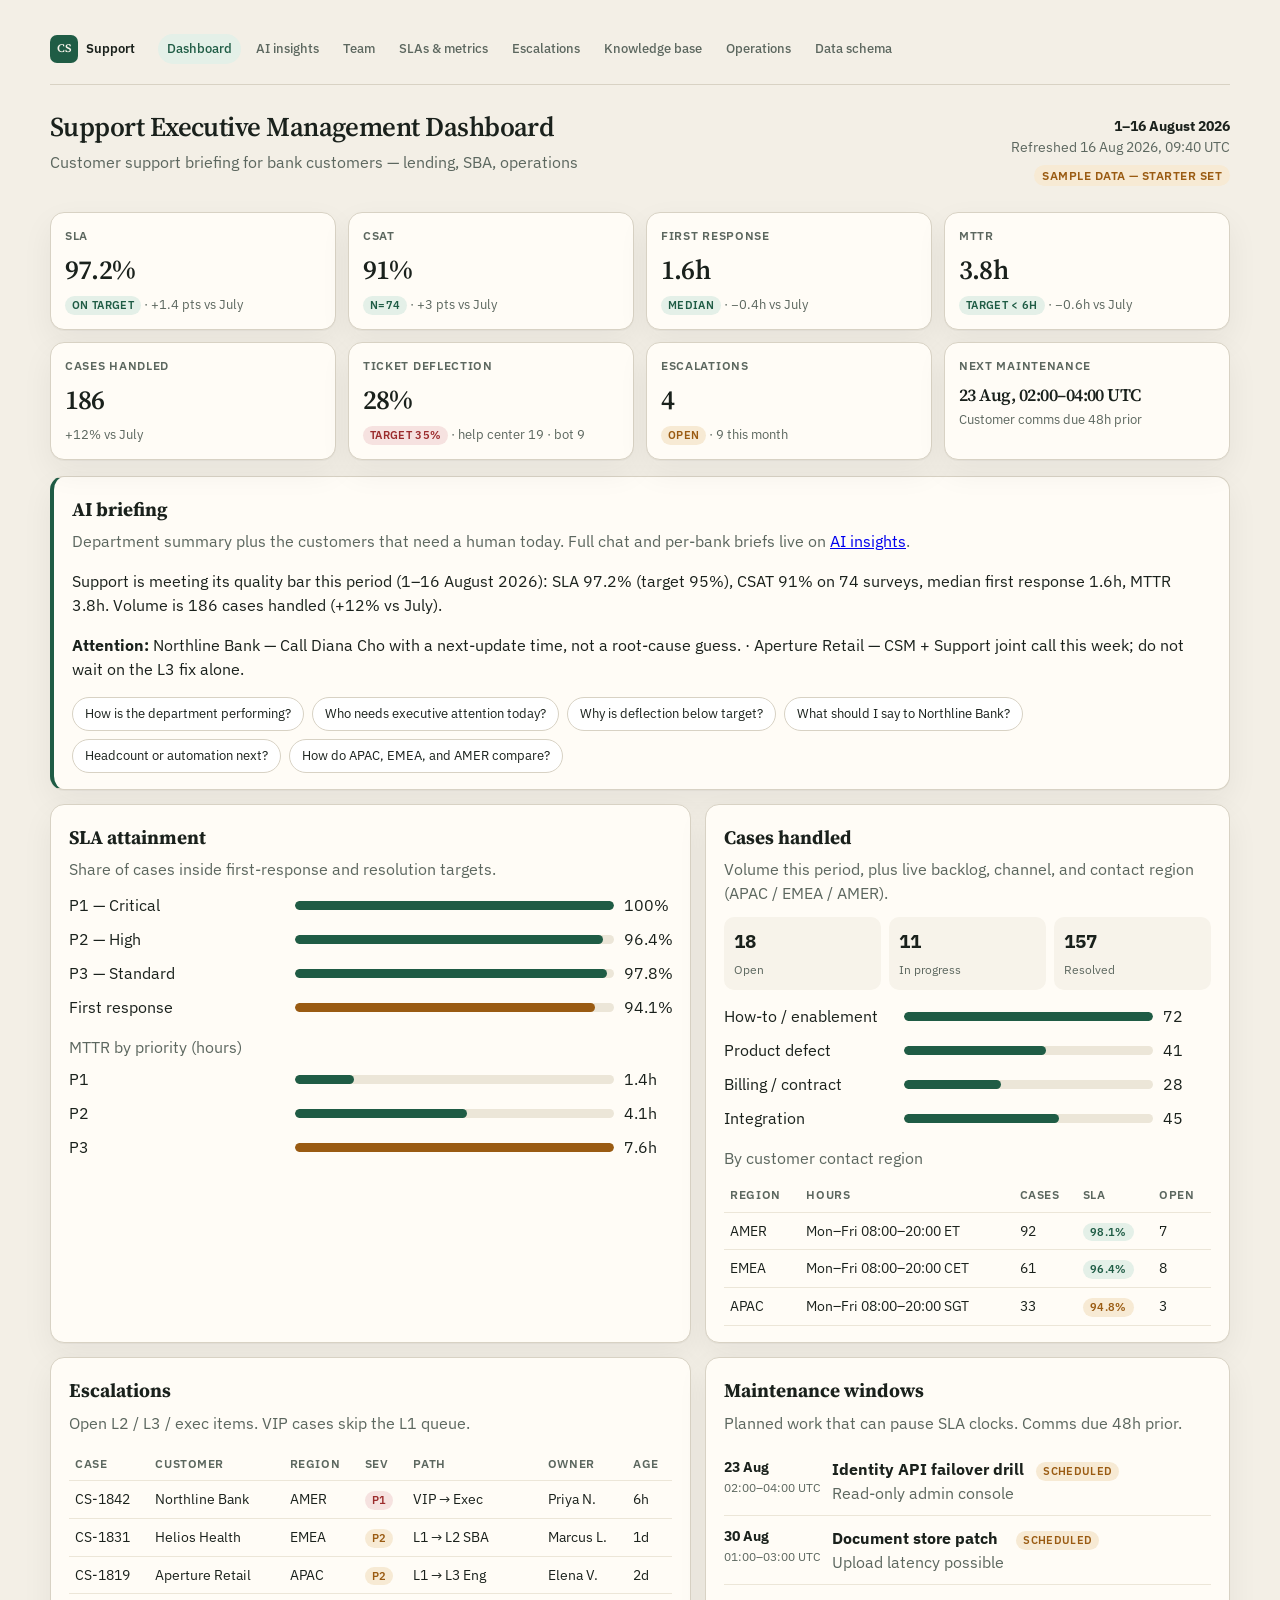
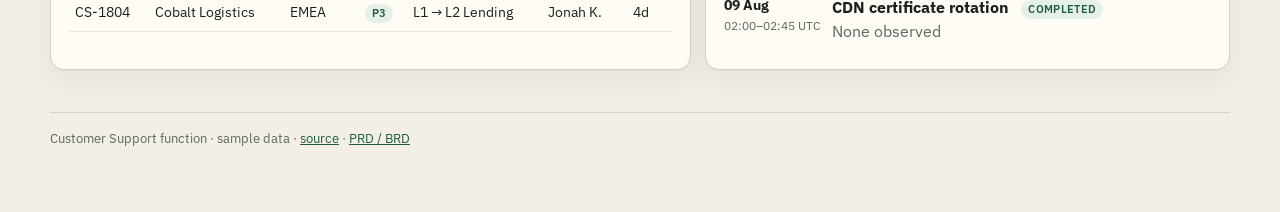
<file: index.html>
<!DOCTYPE html>
<html lang="en">
<head>
  <meta charset="UTF-8" />
  <meta name="viewport" content="width=device-width, initial-scale=1" />
  <title>Support Executive Management Dashboard</title>
  <meta name="description" content="Executive board for bank customer support: SLA, CSAT, FRT, MTTR, deflection, escalations." />
  <link rel="preconnect" href="https://fonts.googleapis.com" />
  <link rel="preconnect" href="https://fonts.gstatic.com" crossorigin />
  <link href="https://fonts.googleapis.com/css2?family=IBM+Plex+Sans:wght@400;500;600&family=Source+Serif+4:opsz,wght@8..60,500;8..60,600&display=swap" rel="stylesheet" />
  <link rel="stylesheet" href="assets/styles.css" />
</head>
<body>
  <div class="wrap">
    <header class="top">
      <div>
        <h1>Support Executive Management Dashboard</h1>
        <p class="subtitle">Customer support briefing for bank customers — lending, SBA, operations</p>
      </div>
      <div class="period">
        <strong id="periodLabel"></strong>
        <span>Refreshed <span id="asOf"></span></span><br />
        <span class="badge">Sample data — starter set</span>
      </div>
    </header>

    <section class="kpis" id="kpis"></section>
    <article class="panel briefing" id="aiStrip"></article>

    <section class="grid-2">
      <article class="panel">
        <h2>SLA attainment</h2>
        <p class="lead">Share of cases inside first-response and resolution targets.</p>
        <div id="slaRows"></div>
        <p class="lead" style="margin:16px 0 8px">MTTR by priority (hours)</p>
        <div id="mttrRows"></div>
      </article>
      <article class="panel">
        <h2>Cases handled</h2>
        <p class="lead">Volume this period, plus live backlog, channel, and contact region (APAC / EMEA / AMER).</p>
        <div class="stat-split" id="caseSplit"></div>
        <div id="caseTypes"></div>
        <p class="lead" style="margin:16px 0 8px">By customer contact region</p>
        <table>
          <thead><tr><th>Region</th><th>Hours</th><th>Cases</th><th>SLA</th><th>Open</th></tr></thead>
          <tbody id="caseRegions"></tbody>
        </table>
      </article>
    </section>

    <section class="grid-2">
      <article class="panel">
        <h2>Escalations</h2>
        <p class="lead">Open L2 / L3 / exec items. VIP cases skip the L1 queue.</p>
        <table>
          <thead>
            <tr><th>Case</th><th>Customer</th><th>Region</th><th>Sev</th><th>Path</th><th>Owner</th><th>Age</th></tr>
          </thead>
          <tbody id="escalations"></tbody>
        </table>
      </article>
      <article class="panel">
        <h2>Maintenance windows</h2>
        <p class="lead">Planned work that can pause SLA clocks. Comms due 48h prior.</p>
        <div id="windows"></div>
      </article>
    </section>
  </div>
  <script src="assets/data.js"></script>
  <script src="assets/nav.js"></script>
  <script src="assets/insights.js"></script>
  <script>
    const D = SUPPORT.metrics;
    const tone = (value, target, invert) => {
      if (invert) {
        if (value <= target) return "on";
        if (value <= target * 1.15) return "watch";
        return "off";
      }
      if (value >= target) return "on";
      if (value >= target - 2) return "watch";
      return "off";
    };
    const pill = (kind, text) => `<span class="status-pill ${kind}">${text}</span>`;

    document.getElementById("periodLabel").textContent = SUPPORT.period;
    document.getElementById("asOf").textContent = SUPPORT.asOf;

    const slaTone = tone(D.sla.attainment, D.sla.target);
    const mttrTone = tone(D.mttr.hours, D.mttr.targetHours, true);
    const csatTone = tone(D.csat.pct, D.csat.target);
    const frtTone = tone(D.frt.hours, D.frt.target, true);
    const defTone = tone(D.deflection.pct, D.deflection.target);
    const escTone = D.escalations.open >= 5 ? "off" : D.escalations.open >= 3 ? "watch" : "on";

    document.getElementById("kpis").innerHTML = `
      <article class="kpi"><div class="label">SLA</div><div class="value">${D.sla.attainment}%</div><div class="meta">${pill(slaTone, "On target")} · ${D.sla.delta}</div></article>
      <article class="kpi"><div class="label">CSAT</div><div class="value">${D.csat.pct}%</div><div class="meta">${pill(csatTone, "n=" + D.csat.n)} · ${D.csat.delta}</div></article>
      <article class="kpi"><div class="label">First response</div><div class="value">${D.frt.hours}h</div><div class="meta">${pill(frtTone, "Median")} · ${D.frt.delta}</div></article>
      <article class="kpi"><div class="label">MTTR</div><div class="value">${D.mttr.hours}h</div><div class="meta">${pill(mttrTone, "Target < " + D.mttr.targetHours + "h")} · ${D.mttr.delta}</div></article>
      <article class="kpi"><div class="label">Cases handled</div><div class="value">${D.cases.handled}</div><div class="meta">${D.cases.delta}</div></article>
      <article class="kpi"><div class="label">Ticket deflection</div><div class="value">${D.deflection.pct}%</div><div class="meta">${pill(defTone, "Target " + D.deflection.target + "%")} · ${D.deflection.delta}</div></article>
      <article class="kpi"><div class="label">Escalations</div><div class="value">${D.escalations.open}</div><div class="meta">${pill(escTone, "Open")} · ${D.escalations.month} this month</div></article>
      <article class="kpi"><div class="label">Next maintenance</div><div class="value" style="font-size:1.1rem;line-height:1.25;margin-top:10px">${D.maintenance.next}</div><div class="meta">Customer comms due 48h prior</div></article>
    `;

    document.getElementById("slaRows").innerHTML = D.sla.byPriority.map((row) => {
      const cls = row.value >= row.target ? "" : row.value >= row.target - 2 ? "warn" : "bad";
      return `<div class="row"><div>${row.name}</div><div class="bar"><span class="${cls}" style="width:${Math.min(row.value,100)}%"></span></div><div>${row.value}%</div></div>`;
    }).join("");

    const maxMttr = Math.max(...D.mttr.byPriority.map((x) => x.hours), D.mttr.targetHours);
    document.getElementById("mttrRows").innerHTML = D.mttr.byPriority.map((row) => {
      const cls = row.hours <= D.mttr.targetHours ? "" : "warn";
      return `<div class="row"><div>${row.name}</div><div class="bar"><span class="${cls}" style="width:${(row.hours/maxMttr)*100}%"></span></div><div>${row.hours}h</div></div>`;
    }).join("");

    document.getElementById("caseSplit").innerHTML = `
      <div class="stat"><b>${D.cases.open}</b><span>Open</span></div>
      <div class="stat"><b>${D.cases.inProgress}</b><span>In progress</span></div>
      <div class="stat"><b>${D.cases.resolved}</b><span>Resolved</span></div>`;

    const maxType = Math.max(...D.cases.byType.map((x) => x.value));
    document.getElementById("caseTypes").innerHTML = D.cases.byType.map((row) =>
      `<div class="row"><div>${row.name}</div><div class="bar"><span style="width:${(row.value/maxType)*100}%"></span></div><div>${row.value}</div></div>`
    ).join("");

    document.getElementById("caseRegions").innerHTML = D.cases.byRegion.map((row) => {
      const kind = row.sla >= 95 ? "on" : "watch";
      return `<tr><td>${row.name}</td><td>${row.hours}</td><td>${row.value}</td><td>${pill(kind, row.sla + "%")}</td><td>${row.open}</td></tr>`;
    }).join("");

    document.getElementById("escalations").innerHTML = D.escalations.items.map((item) => {
      const kind = item.severity === "P1" ? "off" : item.severity === "P2" ? "watch" : "on";
      return `<tr><td>${item.id}</td><td>${item.customer}</td><td>${item.region}</td><td>${pill(kind, item.severity)}</td><td>${item.path}</td><td>${item.owner}</td><td>${item.age}</td></tr>`;
    }).join("");

    document.getElementById("windows").innerHTML = D.maintenance.windows.map((w) => {
      const kind = w.status === "Completed" ? "on" : "watch";
      return `<div class="mw"><div class="when"><b>${w.date}</b>${w.time}</div><div><strong>${w.title}</strong><br /><span style="color:var(--muted)">${w.impact}</span></div><div>${pill(kind, w.status)}</div></div>`;
    }).join("");
  </script>
</body>
</html>
</file>
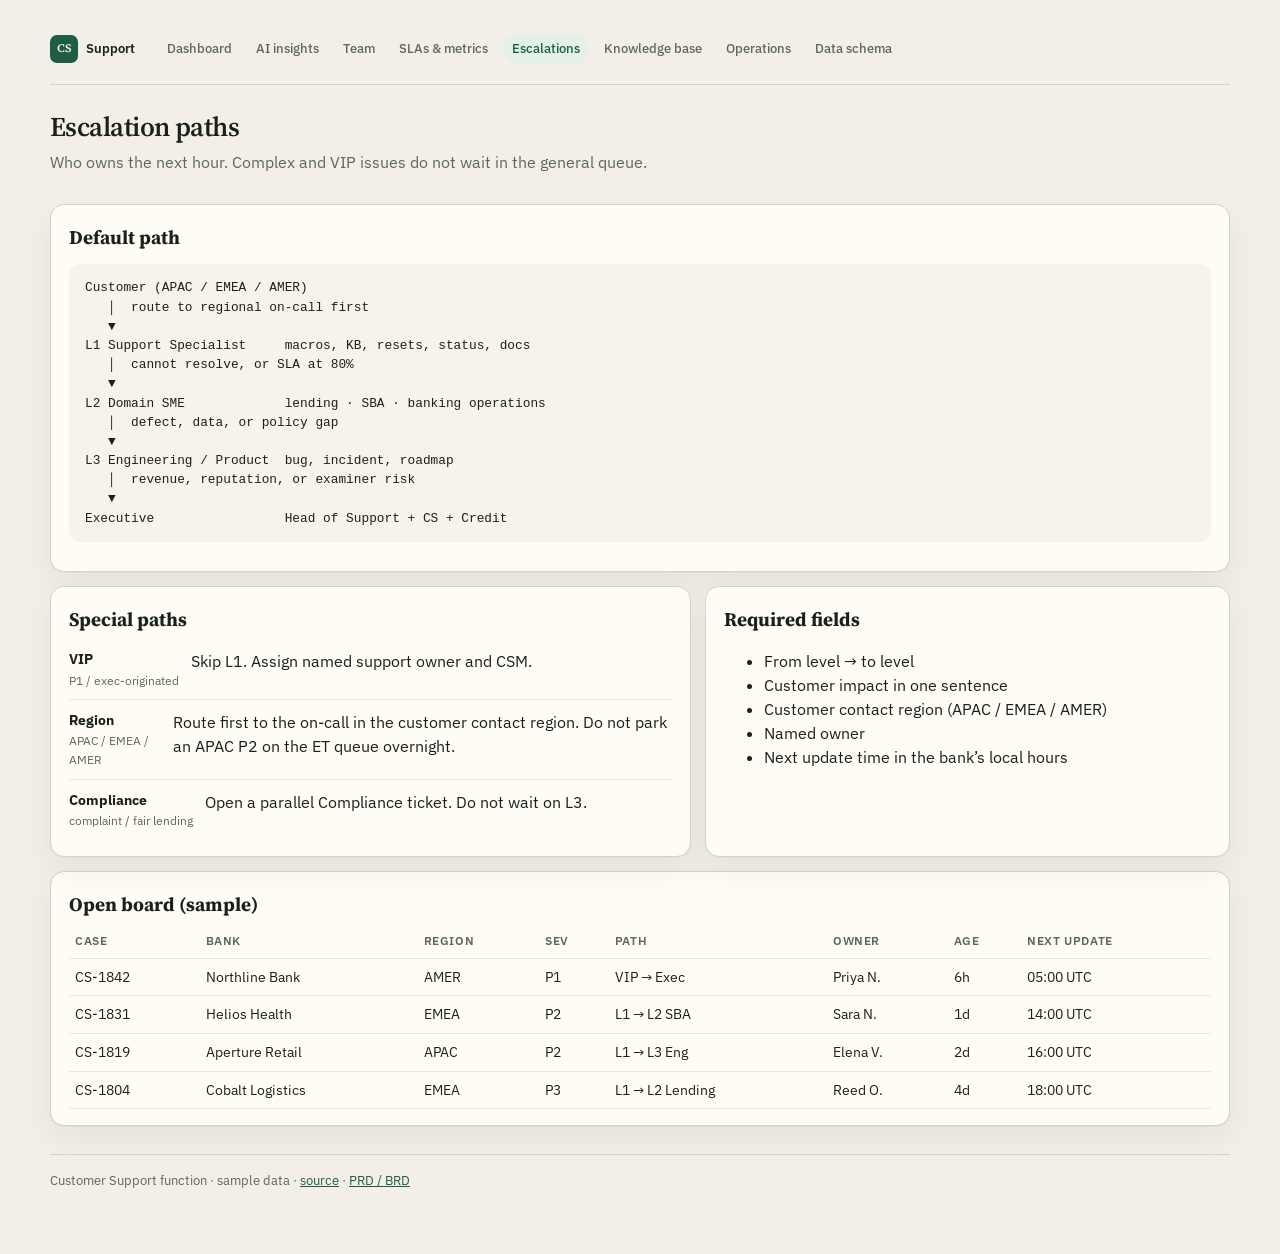
<file: escalations.html>
<!DOCTYPE html>
<html lang="en">
<head>
  <meta charset="UTF-8" />
  <meta name="viewport" content="width=device-width, initial-scale=1" />
  <title>Escalation paths</title>
  <link rel="preconnect" href="https://fonts.googleapis.com" />
  <link rel="preconnect" href="https://fonts.gstatic.com" crossorigin />
  <link href="https://fonts.googleapis.com/css2?family=IBM+Plex+Sans:wght@400;500;600&family=Source+Serif+4:opsz,wght@8..60,500;8..60,600&display=swap" rel="stylesheet" />
  <link rel="stylesheet" href="assets/styles.css" />
</head>
<body>
  <div class="wrap">
    <header class="top">
      <div>
        <h1>Escalation paths</h1>
        <p class="subtitle">Who owns the next hour. Complex and VIP issues do not wait in the general queue.</p>
      </div>
    </header>
    <article class="panel">
      <h2>Default path</h2>
      <pre class="flow">Customer (APAC / EMEA / AMER)
   │  route to regional on-call first
   ▼
L1 Support Specialist     macros, KB, resets, status, docs
   │  cannot resolve, or SLA at 80%
   ▼
L2 Domain SME             lending · SBA · banking operations
   │  defect, data, or policy gap
   ▼
L3 Engineering / Product  bug, incident, roadmap
   │  revenue, reputation, or examiner risk
   ▼
Executive                 Head of Support + CS + Credit</pre>
    </article>
    <section class="grid-2">
      <article class="panel">
        <h2>Special paths</h2>
        <div class="path-step"><div class="when"><b>VIP</b>P1 / exec-originated</div><div>Skip L1. Assign named support owner and CSM.</div></div>
        <div class="path-step"><div class="when"><b>Region</b>APAC / EMEA / AMER</div><div>Route first to the on-call in the customer contact region. Do not park an APAC P2 on the ET queue overnight.</div></div>
        <div class="path-step"><div class="when"><b>Compliance</b>complaint / fair lending</div><div>Open a parallel Compliance ticket. Do not wait on L3.</div></div>
      </article>
      <article class="panel">
        <h2>Required fields</h2>
        <ul>
          <li>From level → to level</li>
          <li>Customer impact in one sentence</li>
          <li>Customer contact region (APAC / EMEA / AMER)</li>
          <li>Named owner</li>
          <li>Next update time in the bank’s local hours</li>
        </ul>
      </article>
    </section>
    <article class="panel">
      <h2>Open board (sample)</h2>
      <table>
        <thead><tr><th>Case</th><th>Bank</th><th>Region</th><th>Sev</th><th>Path</th><th>Owner</th><th>Age</th><th>Next update</th></tr></thead>
        <tbody>
          <tr><td>CS-1842</td><td>Northline Bank</td><td>AMER</td><td>P1</td><td>VIP → Exec</td><td>Priya N.</td><td>6h</td><td>05:00 UTC</td></tr>
          <tr><td>CS-1831</td><td>Helios Health</td><td>EMEA</td><td>P2</td><td>L1 → L2 SBA</td><td>Sara N.</td><td>1d</td><td>14:00 UTC</td></tr>
          <tr><td>CS-1819</td><td>Aperture Retail</td><td>APAC</td><td>P2</td><td>L1 → L3 Eng</td><td>Elena V.</td><td>2d</td><td>16:00 UTC</td></tr>
          <tr><td>CS-1804</td><td>Cobalt Logistics</td><td>EMEA</td><td>P3</td><td>L1 → L2 Lending</td><td>Reed O.</td><td>4d</td><td>18:00 UTC</td></tr>
        </tbody>
      </table>
    </article>
  </div>
  <script src="assets/nav.js"></script>
</body>
</html>
</file>
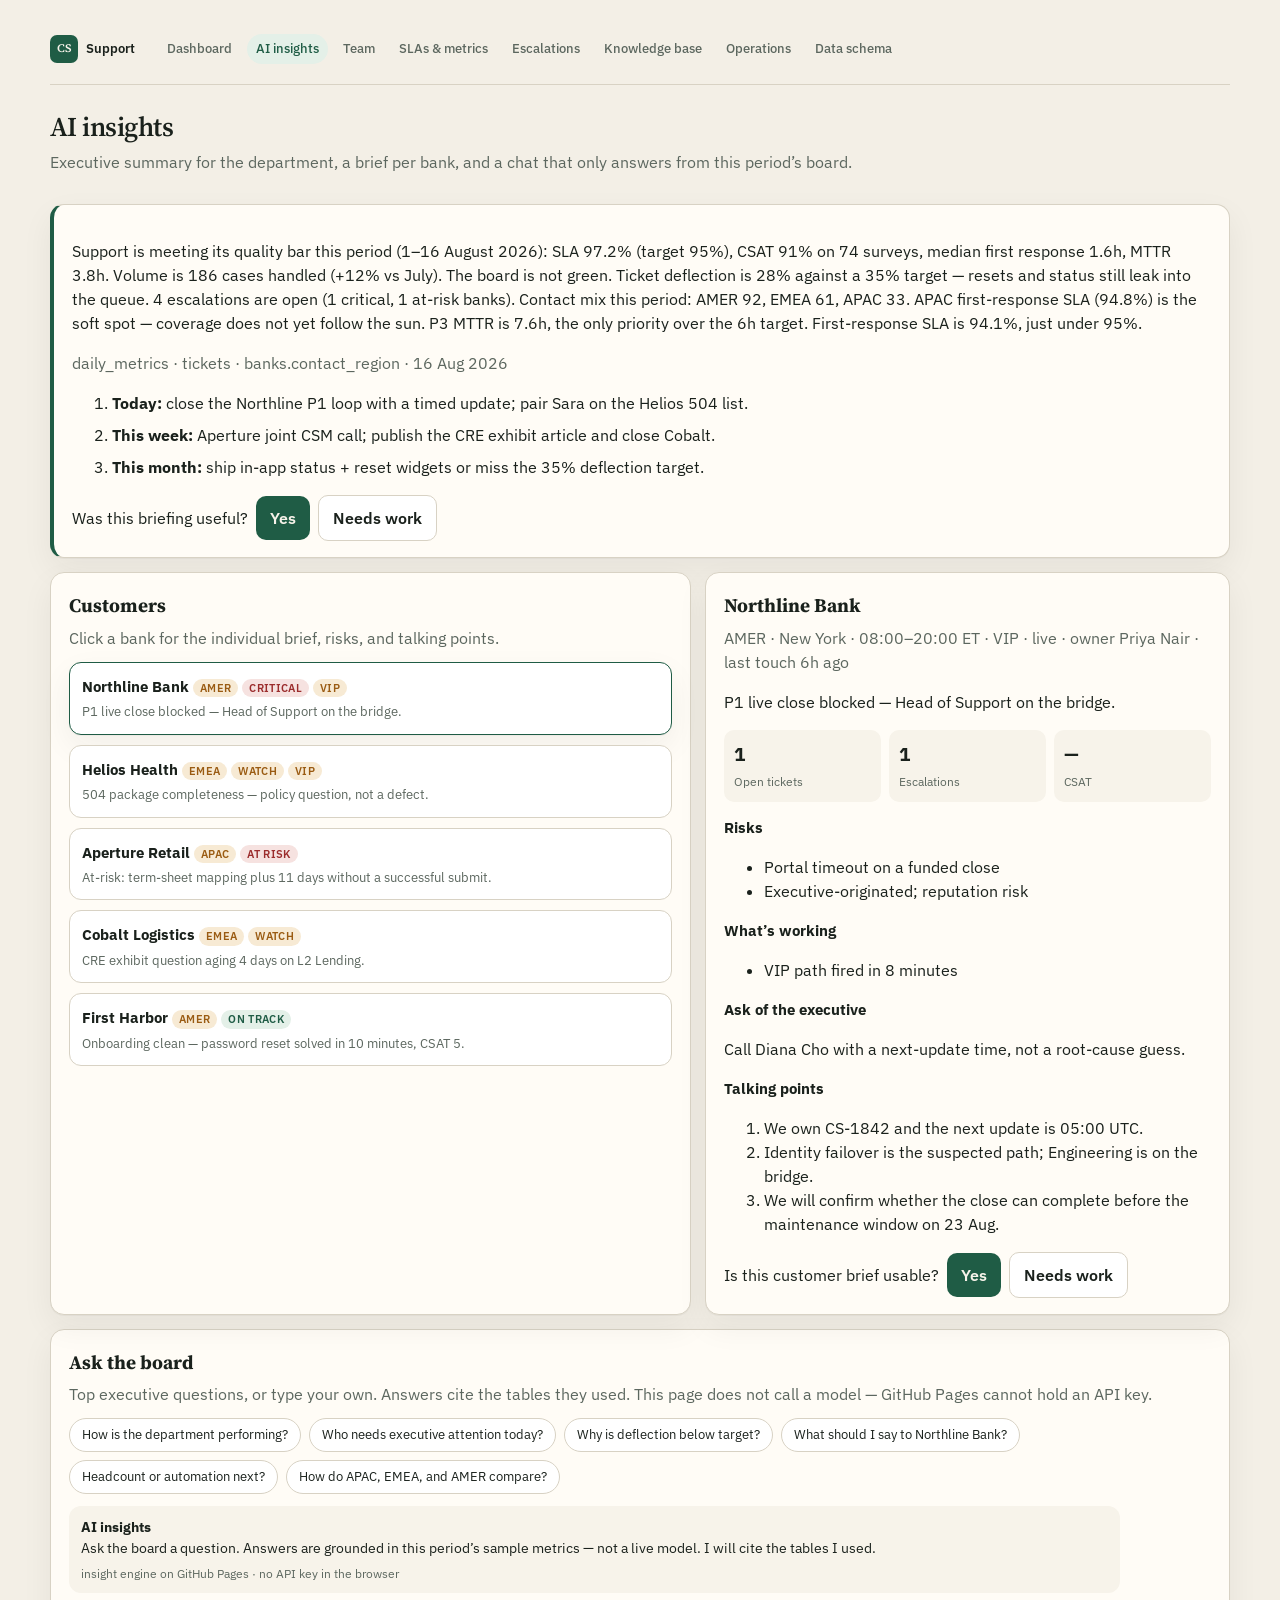
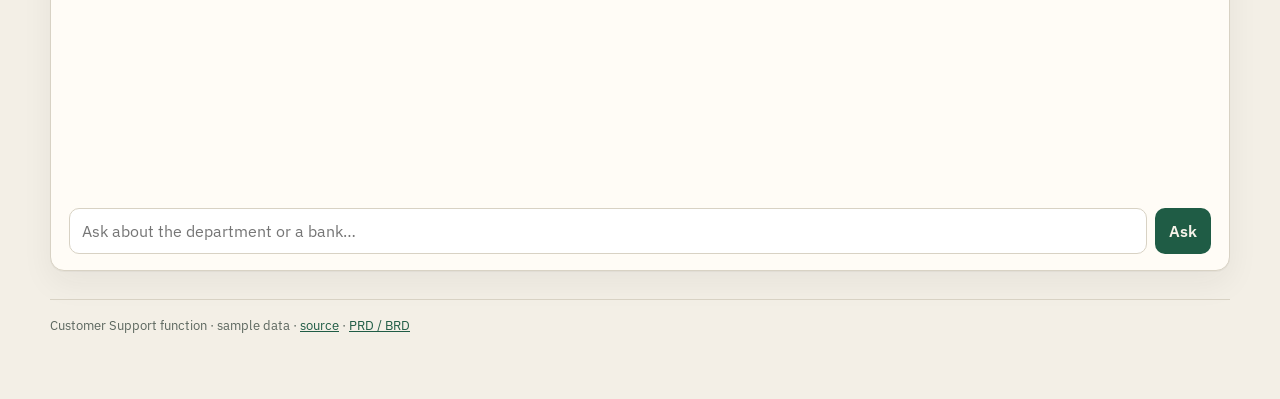
<file: insights.html>
<!DOCTYPE html>
<html lang="en">
<head>
  <meta charset="UTF-8" />
  <meta name="viewport" content="width=device-width, initial-scale=1" />
  <title>AI insights — Support / Success</title>
  <link rel="preconnect" href="https://fonts.googleapis.com" />
  <link rel="preconnect" href="https://fonts.gstatic.com" crossorigin />
  <link href="https://fonts.googleapis.com/css2?family=IBM+Plex+Sans:wght@400;500;600&family=Source+Serif+4:opsz,wght@8..60,500;8..60,600&display=swap" rel="stylesheet" />
  <link rel="stylesheet" href="assets/styles.css" />
</head>
<body>
  <div class="wrap">
    <header class="top">
      <div>
        <h1>AI insights</h1>
        <p class="subtitle">Executive summary for the department, a brief per bank, and a chat that only answers from this period’s board.</p>
      </div>
    </header>
    <article class="panel briefing" id="deptBrief"></article>
    <section class="grid-2">
      <article class="panel">
        <h2>Customers</h2>
        <p class="lead">Click a bank for the individual brief, risks, and talking points.</p>
        <div class="customer-list" id="customerList"></div>
      </article>
      <article class="panel" id="customerDetail"></article>
    </section>
    <article class="panel">
      <h2>Ask the board</h2>
      <p class="lead">Top executive questions, or type your own. Answers cite the tables they used. This page does not call a model — GitHub Pages cannot hold an API key.</p>
      <div class="chips" id="presetChips"></div>
      <div class="chat">
        <div class="chat-log" id="chatLog"></div>
        <form class="chat-form" id="chatForm">
          <input id="chatInput" type="text" placeholder="Ask about the department or a bank…" autocomplete="off" />
          <button type="submit">Ask</button>
        </form>
      </div>
    </article>
  </div>
  <script src="assets/data.js"></script>
  <script src="assets/nav.js"></script>
  <script src="assets/insights.js"></script>
</body>
</html>
</file>
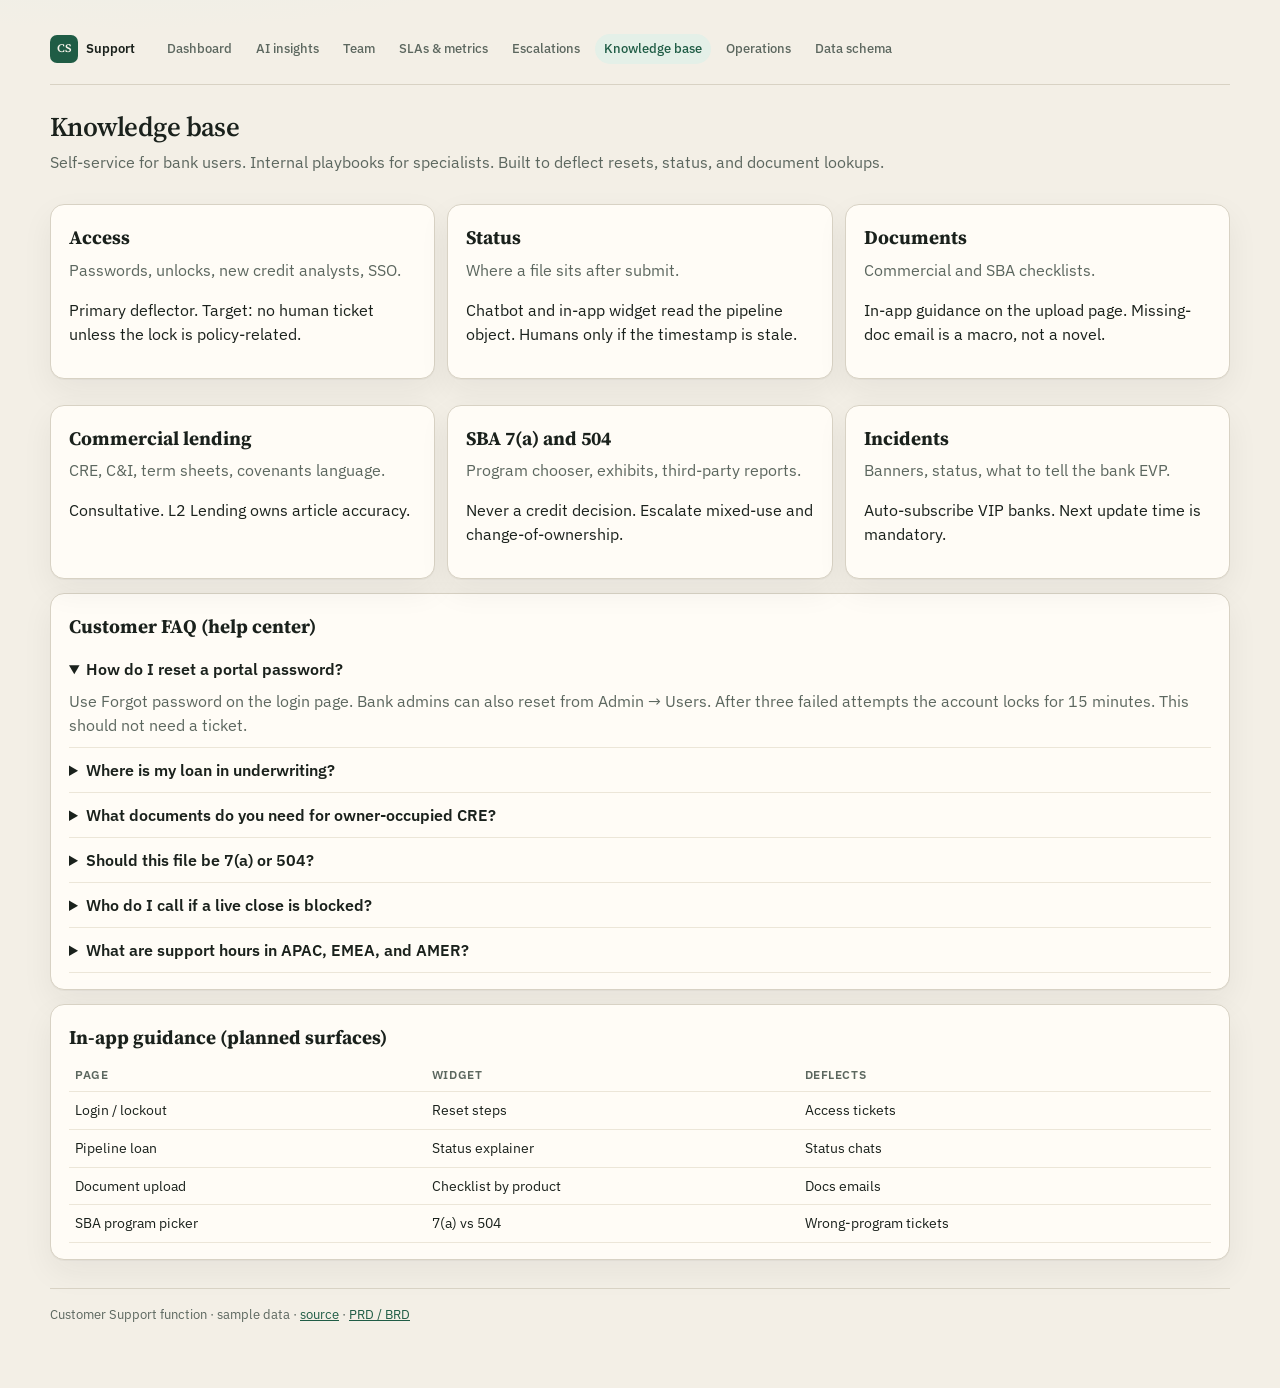
<file: knowledge.html>
<!DOCTYPE html>
<html lang="en">
<head>
  <meta charset="UTF-8" />
  <meta name="viewport" content="width=device-width, initial-scale=1" />
  <title>Knowledge base and help center</title>
  <link rel="preconnect" href="https://fonts.googleapis.com" />
  <link rel="preconnect" href="https://fonts.gstatic.com" crossorigin />
  <link href="https://fonts.googleapis.com/css2?family=IBM+Plex+Sans:wght@400;500;600&family=Source+Serif+4:opsz,wght@8..60,500;8..60,600&display=swap" rel="stylesheet" />
  <link rel="stylesheet" href="assets/styles.css" />
</head>
<body>
  <div class="wrap">
    <header class="top">
      <div>
        <h1>Knowledge base</h1>
        <p class="subtitle">Self-service for bank users. Internal playbooks for specialists. Built to deflect resets, status, and document lookups.</p>
      </div>
    </header>

    <section class="cards">
      <article class="panel"><h2>Access</h2><p class="lead">Passwords, unlocks, new credit analysts, SSO.</p><p>Primary deflector. Target: no human ticket unless the lock is policy-related.</p></article>
      <article class="panel"><h2>Status</h2><p class="lead">Where a file sits after submit.</p><p>Chatbot and in-app widget read the pipeline object. Humans only if the timestamp is stale.</p></article>
      <article class="panel"><h2>Documents</h2><p class="lead">Commercial and SBA checklists.</p><p>In-app guidance on the upload page. Missing-doc email is a macro, not a novel.</p></article>
      <article class="panel"><h2>Commercial lending</h2><p class="lead">CRE, C&amp;I, term sheets, covenants language.</p><p>Consultative. L2 Lending owns article accuracy.</p></article>
      <article class="panel"><h2>SBA 7(a) and 504</h2><p class="lead">Program chooser, exhibits, third-party reports.</p><p>Never a credit decision. Escalate mixed-use and change-of-ownership.</p></article>
      <article class="panel"><h2>Incidents</h2><p class="lead">Banners, status, what to tell the bank EVP.</p><p>Auto-subscribe VIP banks. Next update time is mandatory.</p></article>
    </section>

    <article class="panel faq">
      <h2>Customer FAQ (help center)</h2>
      <details open>
        <summary>How do I reset a portal password?</summary>
        <p>Use Forgot password on the login page. Bank admins can also reset from Admin → Users. After three failed attempts the account locks for 15 minutes. This should not need a ticket.</p>
      </details>
      <details>
        <summary>Where is my loan in underwriting?</summary>
        <p>Open Pipeline and select the loan. Status values: Draft, Submitted, In underwriting, Credit decision, Docs requested, Ready to close, Booked. The timestamp is the last human action.</p>
      </details>
      <details>
        <summary>What documents do you need for owner-occupied CRE?</summary>
        <p>Entity docs, debt schedule, two years of business tax returns, YTD financials, insurance binder, and personal PFS for guarantors. Investor CRE also needs a rent roll.</p>
      </details>
      <details>
        <summary>Should this file be 7(a) or 504?</summary>
        <p>7(a) is typically working capital, acquisition, and refinance. 504 is major fixed assets via a CDC and the bank. This is a chooser, not an approval. Ask L2 SBA if the use of proceeds is mixed or this is a change of ownership.</p>
      </details>
      <details>
        <summary>Who do I call if a live close is blocked?</summary>
        <p>Phone the P1 line for your contact region. VIP banks skip the L1 queue. You will get a named owner and a next update time within 15 minutes (10 minutes for VIP), in your local hours.</p>
      </details>
      <details>
        <summary>What are support hours in APAC, EMEA, and AMER?</summary>
        <p>AMER: Mon–Fri 08:00–20:00 ET. EMEA: Mon–Fri 08:00–20:00 CET. APAC: Mon–Fri 08:00–20:00 SGT. P1 is 24/7 and is routed to the on-call in your region first.</p>
      </details>
    </article>

    <article class="panel">
      <h2>In-app guidance (planned surfaces)</h2>
      <table>
        <thead><tr><th>Page</th><th>Widget</th><th>Deflects</th></tr></thead>
        <tbody>
          <tr><td>Login / lockout</td><td>Reset steps</td><td>Access tickets</td></tr>
          <tr><td>Pipeline loan</td><td>Status explainer</td><td>Status chats</td></tr>
          <tr><td>Document upload</td><td>Checklist by product</td><td>Docs emails</td></tr>
          <tr><td>SBA program picker</td><td>7(a) vs 504</td><td>Wrong-program tickets</td></tr>
        </tbody>
      </table>
    </article>
  </div>
  <script src="assets/nav.js"></script>
</body>
</html>
</file>
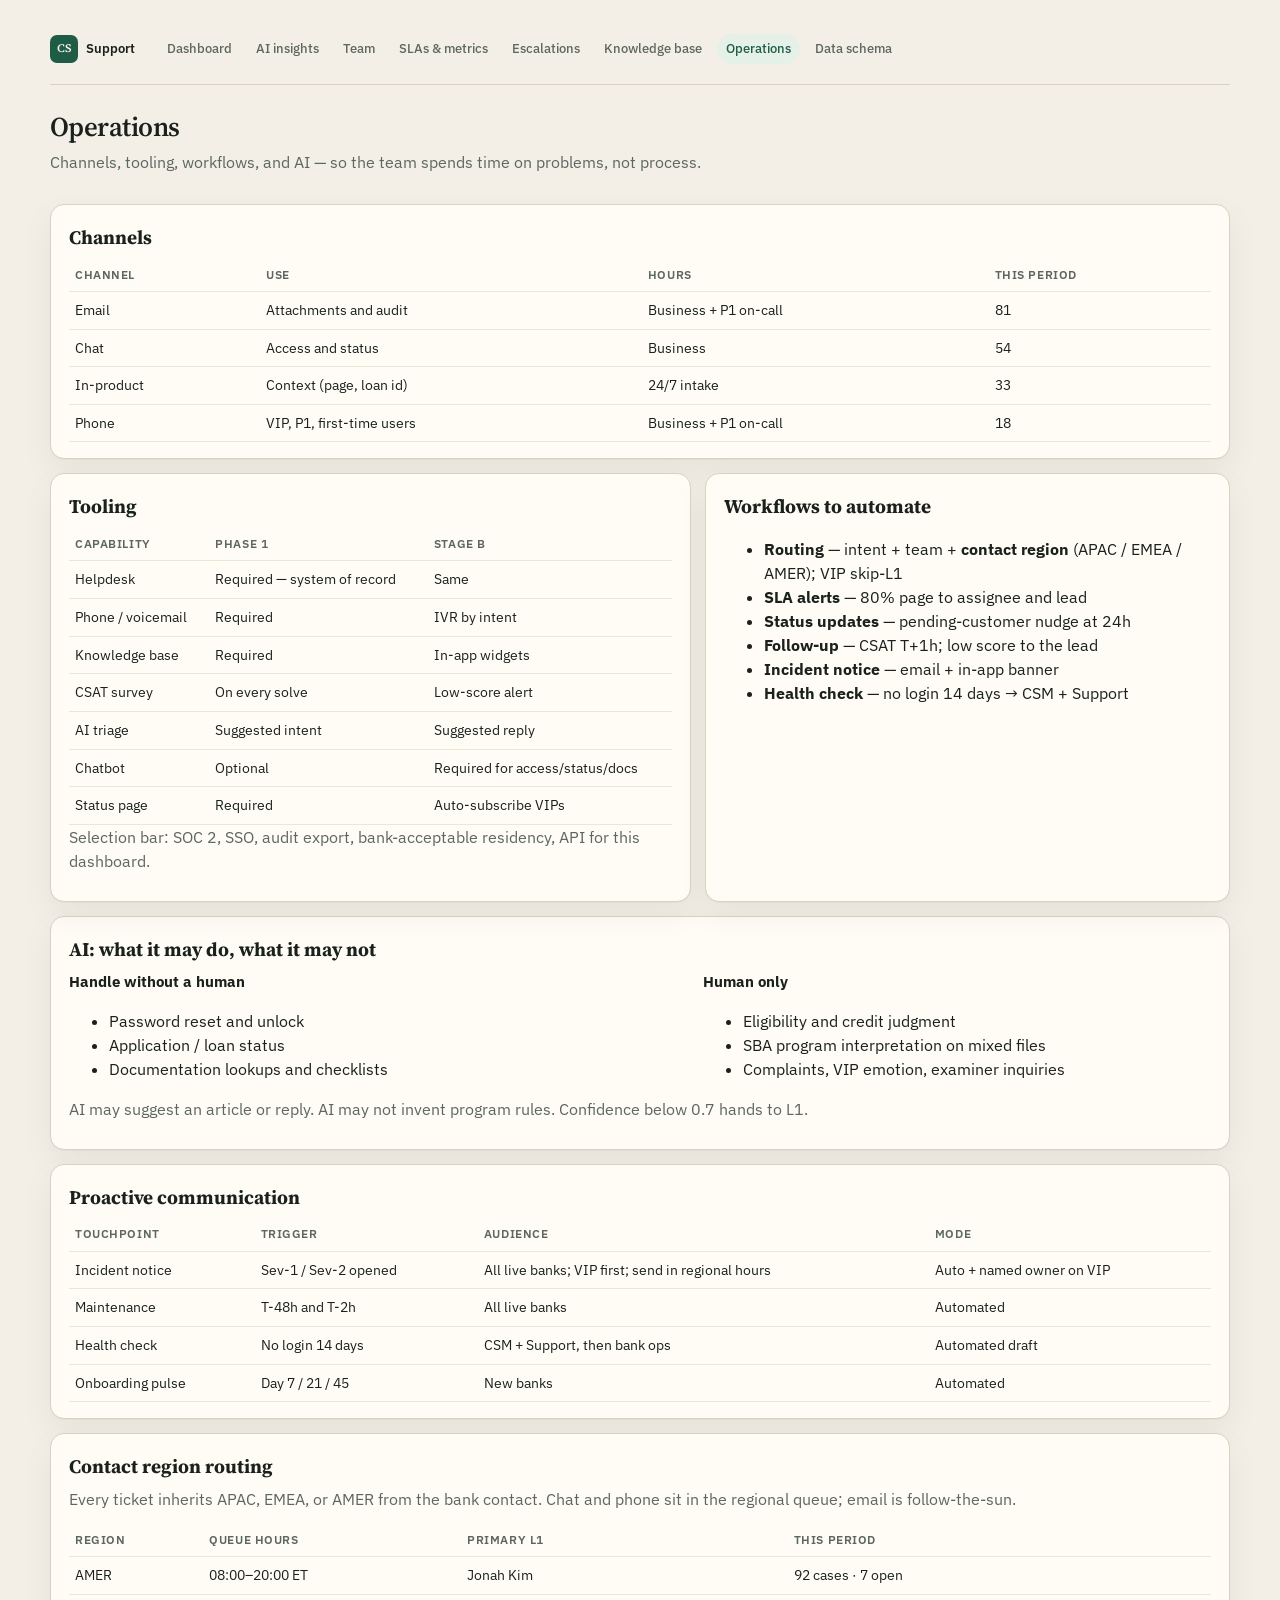
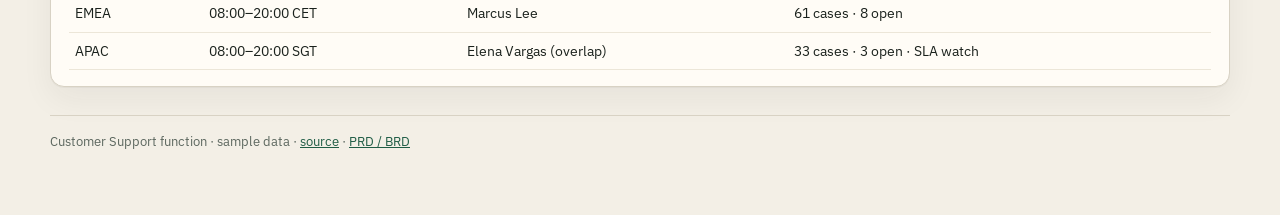
<file: operations.html>
<!DOCTYPE html>
<html lang="en">
<head>
  <meta charset="UTF-8" />
  <meta name="viewport" content="width=device-width, initial-scale=1" />
  <title>Support operations, tools, automation</title>
  <link rel="preconnect" href="https://fonts.googleapis.com" />
  <link rel="preconnect" href="https://fonts.gstatic.com" crossorigin />
  <link href="https://fonts.googleapis.com/css2?family=IBM+Plex+Sans:wght@400;500;600&family=Source+Serif+4:opsz,wght@8..60,500;8..60,600&display=swap" rel="stylesheet" />
  <link rel="stylesheet" href="assets/styles.css" />
</head>
<body>
  <div class="wrap">
    <header class="top">
      <div>
        <h1>Operations</h1>
        <p class="subtitle">Channels, tooling, workflows, and AI — so the team spends time on problems, not process.</p>
      </div>
    </header>

    <article class="panel">
      <h2>Channels</h2>
      <table>
        <thead><tr><th>Channel</th><th>Use</th><th>Hours</th><th>This period</th></tr></thead>
        <tbody>
          <tr><td>Email</td><td>Attachments and audit</td><td>Business + P1 on-call</td><td>81</td></tr>
          <tr><td>Chat</td><td>Access and status</td><td>Business</td><td>54</td></tr>
          <tr><td>In-product</td><td>Context (page, loan id)</td><td>24/7 intake</td><td>33</td></tr>
          <tr><td>Phone</td><td>VIP, P1, first-time users</td><td>Business + P1 on-call</td><td>18</td></tr>
        </tbody>
      </table>
    </article>

    <section class="grid-2">
      <article class="panel">
        <h2>Tooling</h2>
        <table>
          <thead><tr><th>Capability</th><th>Phase 1</th><th>Stage B</th></tr></thead>
          <tbody>
            <tr><td>Helpdesk</td><td>Required — system of record</td><td>Same</td></tr>
            <tr><td>Phone / voicemail</td><td>Required</td><td>IVR by intent</td></tr>
            <tr><td>Knowledge base</td><td>Required</td><td>In-app widgets</td></tr>
            <tr><td>CSAT survey</td><td>On every solve</td><td>Low-score alert</td></tr>
            <tr><td>AI triage</td><td>Suggested intent</td><td>Suggested reply</td></tr>
            <tr><td>Chatbot</td><td>Optional</td><td>Required for access/status/docs</td></tr>
            <tr><td>Status page</td><td>Required</td><td>Auto-subscribe VIPs</td></tr>
          </tbody>
        </table>
        <p class="lead">Selection bar: SOC 2, SSO, audit export, bank-acceptable residency, API for this dashboard.</p>
      </article>
      <article class="panel">
        <h2>Workflows to automate</h2>
        <ul>
          <li><strong>Routing</strong> — intent + team + <strong>contact region</strong> (APAC / EMEA / AMER); VIP skip-L1</li>
          <li><strong>SLA alerts</strong> — 80% page to assignee and lead</li>
          <li><strong>Status updates</strong> — pending-customer nudge at 24h</li>
          <li><strong>Follow-up</strong> — CSAT T+1h; low score to the lead</li>
          <li><strong>Incident notice</strong> — email + in-app banner</li>
          <li><strong>Health check</strong> — no login 14 days → CSM + Support</li>
        </ul>
      </article>
    </section>

    <article class="panel">
      <h2>AI: what it may do, what it may not</h2>
      <div class="grid-2">
        <div>
          <h3>Handle without a human</h3>
          <ul>
            <li>Password reset and unlock</li>
            <li>Application / loan status</li>
            <li>Documentation lookups and checklists</li>
          </ul>
        </div>
        <div>
          <h3>Human only</h3>
          <ul>
            <li>Eligibility and credit judgment</li>
            <li>SBA program interpretation on mixed files</li>
            <li>Complaints, VIP emotion, examiner inquiries</li>
          </ul>
        </div>
      </div>
      <p class="lead">AI may suggest an article or reply. AI may not invent program rules. Confidence below 0.7 hands to L1.</p>
    </article>

    <article class="panel">
      <h2>Proactive communication</h2>
      <table>
        <thead><tr><th>Touchpoint</th><th>Trigger</th><th>Audience</th><th>Mode</th></tr></thead>
        <tbody>
          <tr><td>Incident notice</td><td>Sev-1 / Sev-2 opened</td><td>All live banks; VIP first; send in regional hours</td><td>Auto + named owner on VIP</td></tr>
          <tr><td>Maintenance</td><td>T-48h and T-2h</td><td>All live banks</td><td>Automated</td></tr>
          <tr><td>Health check</td><td>No login 14 days</td><td>CSM + Support, then bank ops</td><td>Automated draft</td></tr>
          <tr><td>Onboarding pulse</td><td>Day 7 / 21 / 45</td><td>New banks</td><td>Automated</td></tr>
        </tbody>
      </table>
    </article>

    <article class="panel">
      <h2>Contact region routing</h2>
      <p class="lead">Every ticket inherits APAC, EMEA, or AMER from the bank contact. Chat and phone sit in the regional queue; email is follow-the-sun.</p>
      <table>
        <thead><tr><th>Region</th><th>Queue hours</th><th>Primary L1</th><th>This period</th></tr></thead>
        <tbody>
          <tr><td>AMER</td><td>08:00–20:00 ET</td><td>Jonah Kim</td><td>92 cases · 7 open</td></tr>
          <tr><td>EMEA</td><td>08:00–20:00 CET</td><td>Marcus Lee</td><td>61 cases · 8 open</td></tr>
          <tr><td>APAC</td><td>08:00–20:00 SGT</td><td>Elena Vargas (overlap)</td><td>33 cases · 3 open · SLA watch</td></tr>
        </tbody>
      </table>
    </article>
  </div>
  <script src="assets/nav.js"></script>
</body>
</html>
</file>
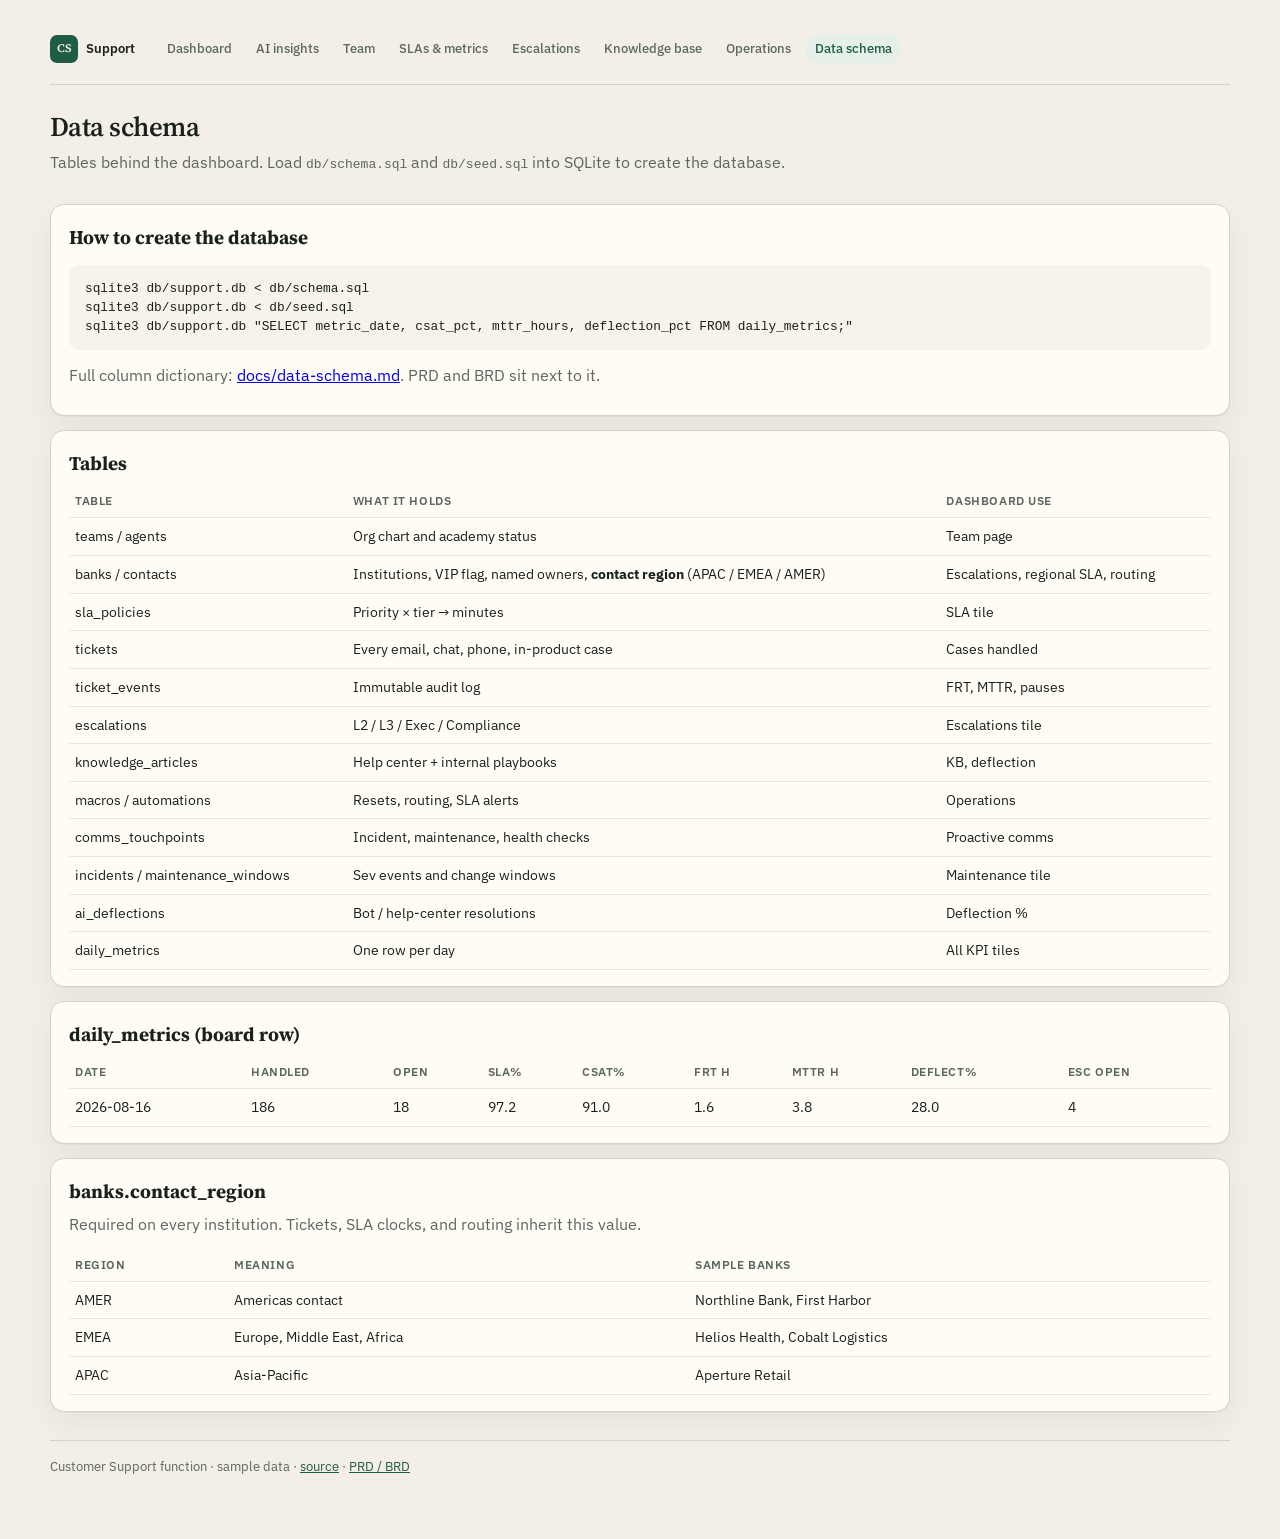
<file: schema.html>
<!DOCTYPE html>
<html lang="en">
<head>
  <meta charset="UTF-8" />
  <meta name="viewport" content="width=device-width, initial-scale=1" />
  <title>Support data schema</title>
  <link rel="preconnect" href="https://fonts.googleapis.com" />
  <link rel="preconnect" href="https://fonts.gstatic.com" crossorigin />
  <link href="https://fonts.googleapis.com/css2?family=IBM+Plex+Sans:wght@400;500;600&family=Source+Serif+4:opsz,wght@8..60,500;8..60,600&display=swap" rel="stylesheet" />
  <link rel="stylesheet" href="assets/styles.css" />
</head>
<body>
  <div class="wrap">
    <header class="top">
      <div>
        <h1>Data schema</h1>
        <p class="subtitle">Tables behind the dashboard. Load <code>db/schema.sql</code> and <code>db/seed.sql</code> into SQLite to create the database.</p>
      </div>
    </header>

    <article class="panel">
      <h2>How to create the database</h2>
      <pre class="flow">sqlite3 db/support.db &lt; db/schema.sql
sqlite3 db/support.db &lt; db/seed.sql
sqlite3 db/support.db "SELECT metric_date, csat_pct, mttr_hours, deflection_pct FROM daily_metrics;"</pre>
      <p class="lead">Full column dictionary: <a href="https://github.com/AKgulhane/cs-executive-dashboard/blob/main/docs/data-schema.md">docs/data-schema.md</a>. PRD and BRD sit next to it.</p>
    </article>

    <article class="panel">
      <h2>Tables</h2>
      <table>
        <thead><tr><th>Table</th><th>What it holds</th><th>Dashboard use</th></tr></thead>
        <tbody>
          <tr><td>teams / agents</td><td>Org chart and academy status</td><td>Team page</td></tr>
          <tr><td>banks / contacts</td><td>Institutions, VIP flag, named owners, <strong>contact region</strong> (APAC / EMEA / AMER)</td><td>Escalations, regional SLA, routing</td></tr>
          <tr><td>sla_policies</td><td>Priority × tier → minutes</td><td>SLA tile</td></tr>
          <tr><td>tickets</td><td>Every email, chat, phone, in-product case</td><td>Cases handled</td></tr>
          <tr><td>ticket_events</td><td>Immutable audit log</td><td>FRT, MTTR, pauses</td></tr>
          <tr><td>escalations</td><td>L2 / L3 / Exec / Compliance</td><td>Escalations tile</td></tr>
          <tr><td>knowledge_articles</td><td>Help center + internal playbooks</td><td>KB, deflection</td></tr>
          <tr><td>macros / automations</td><td>Resets, routing, SLA alerts</td><td>Operations</td></tr>
          <tr><td>comms_touchpoints</td><td>Incident, maintenance, health checks</td><td>Proactive comms</td></tr>
          <tr><td>incidents / maintenance_windows</td><td>Sev events and change windows</td><td>Maintenance tile</td></tr>
          <tr><td>ai_deflections</td><td>Bot / help-center resolutions</td><td>Deflection %</td></tr>
          <tr><td>daily_metrics</td><td>One row per day</td><td>All KPI tiles</td></tr>
        </tbody>
      </table>
    </article>

    <article class="panel">
      <h2>daily_metrics (board row)</h2>
      <table>
        <thead>
          <tr><th>Date</th><th>Handled</th><th>Open</th><th>SLA%</th><th>CSAT%</th><th>FRT h</th><th>MTTR h</th><th>Deflect%</th><th>Esc open</th></tr>
        </thead>
        <tbody>
          <tr><td>2026-08-16</td><td>186</td><td>18</td><td>97.2</td><td>91.0</td><td>1.6</td><td>3.8</td><td>28.0</td><td>4</td></tr>
        </tbody>
      </table>
    </article>

    <article class="panel">
      <h2>banks.contact_region</h2>
      <p class="lead">Required on every institution. Tickets, SLA clocks, and routing inherit this value.</p>
      <table>
        <thead><tr><th>Region</th><th>Meaning</th><th>Sample banks</th></tr></thead>
        <tbody>
          <tr><td>AMER</td><td>Americas contact</td><td>Northline Bank, First Harbor</td></tr>
          <tr><td>EMEA</td><td>Europe, Middle East, Africa</td><td>Helios Health, Cobalt Logistics</td></tr>
          <tr><td>APAC</td><td>Asia-Pacific</td><td>Aperture Retail</td></tr>
        </tbody>
      </table>
    </article>
  </div>
  <script src="assets/nav.js"></script>
</body>
</html>
</file>
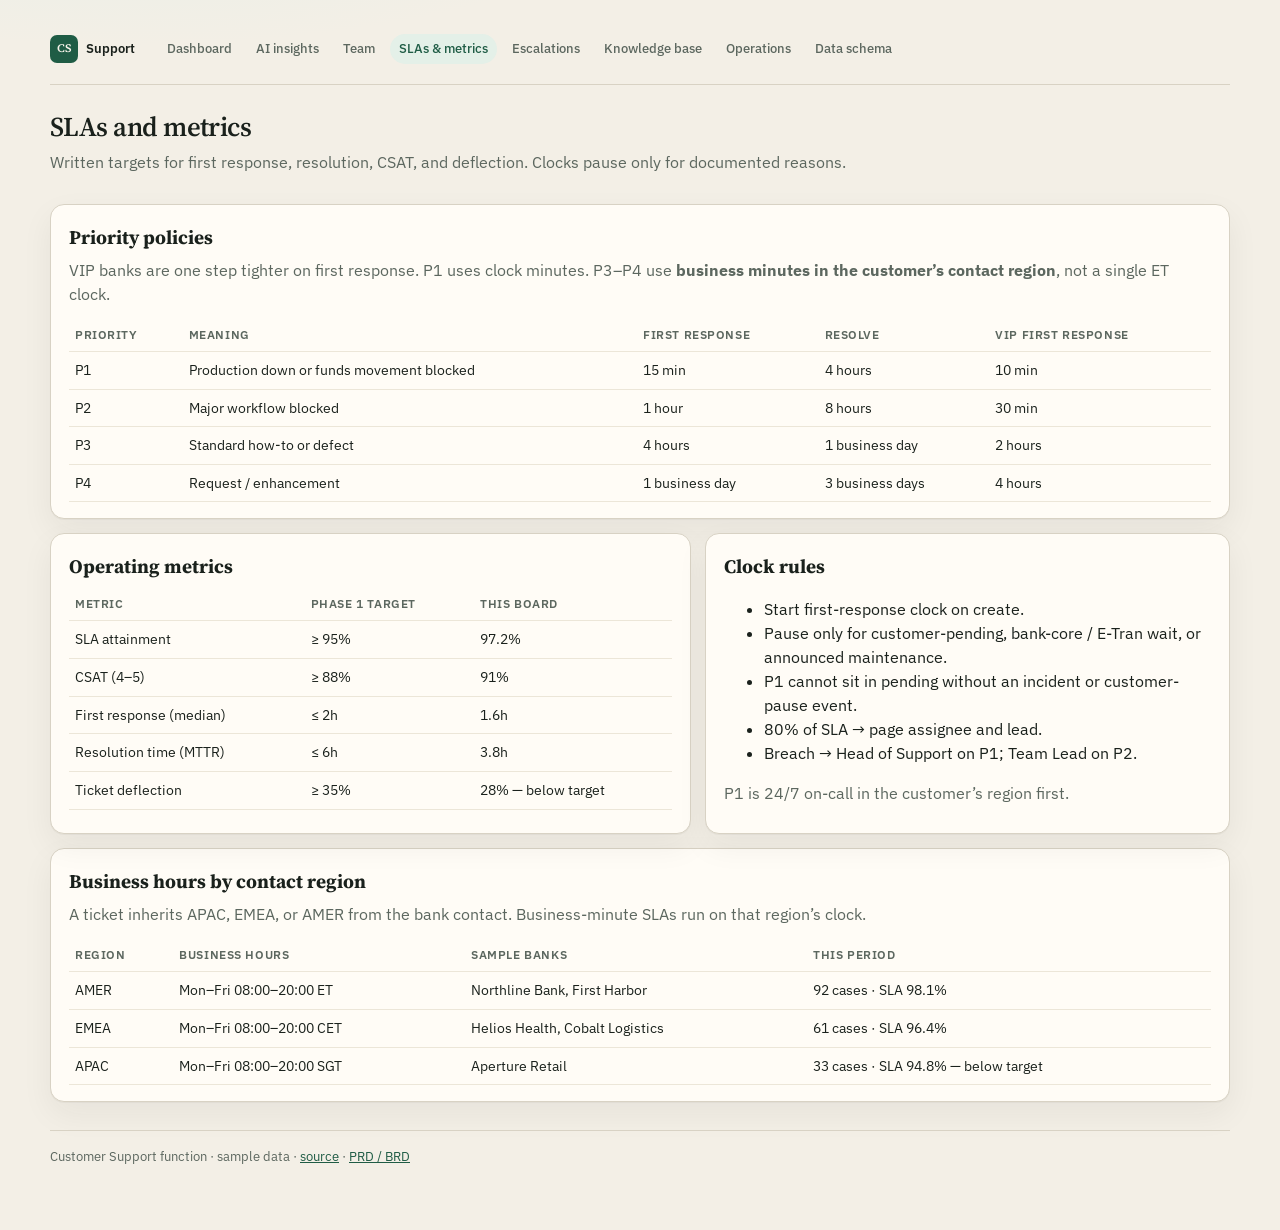
<file: slas.html>
<!DOCTYPE html>
<html lang="en">
<head>
  <meta charset="UTF-8" />
  <meta name="viewport" content="width=device-width, initial-scale=1" />
  <title>SLAs and support metrics</title>
  <link rel="preconnect" href="https://fonts.googleapis.com" />
  <link rel="preconnect" href="https://fonts.gstatic.com" crossorigin />
  <link href="https://fonts.googleapis.com/css2?family=IBM+Plex+Sans:wght@400;500;600&family=Source+Serif+4:opsz,wght@8..60,500;8..60,600&display=swap" rel="stylesheet" />
  <link rel="stylesheet" href="assets/styles.css" />
</head>
<body>
  <div class="wrap">
    <header class="top">
      <div>
        <h1>SLAs and metrics</h1>
        <p class="subtitle">Written targets for first response, resolution, CSAT, and deflection. Clocks pause only for documented reasons.</p>
      </div>
    </header>

    <article class="panel">
      <h2>Priority policies</h2>
      <p class="lead">VIP banks are one step tighter on first response. P1 uses clock minutes. P3–P4 use <strong>business minutes in the customer’s contact region</strong>, not a single ET clock.</p>
      <table>
        <thead>
          <tr><th>Priority</th><th>Meaning</th><th>First response</th><th>Resolve</th><th>VIP first response</th></tr>
        </thead>
        <tbody>
          <tr><td>P1</td><td>Production down or funds movement blocked</td><td>15 min</td><td>4 hours</td><td>10 min</td></tr>
          <tr><td>P2</td><td>Major workflow blocked</td><td>1 hour</td><td>8 hours</td><td>30 min</td></tr>
          <tr><td>P3</td><td>Standard how-to or defect</td><td>4 hours</td><td>1 business day</td><td>2 hours</td></tr>
          <tr><td>P4</td><td>Request / enhancement</td><td>1 business day</td><td>3 business days</td><td>4 hours</td></tr>
        </tbody>
      </table>
    </article>

    <section class="grid-2">
      <article class="panel">
        <h2>Operating metrics</h2>
        <table>
          <thead><tr><th>Metric</th><th>Phase 1 target</th><th>This board</th></tr></thead>
          <tbody>
            <tr><td>SLA attainment</td><td>≥ 95%</td><td>97.2%</td></tr>
            <tr><td>CSAT (4–5)</td><td>≥ 88%</td><td>91%</td></tr>
            <tr><td>First response (median)</td><td>≤ 2h</td><td>1.6h</td></tr>
            <tr><td>Resolution time (MTTR)</td><td>≤ 6h</td><td>3.8h</td></tr>
            <tr><td>Ticket deflection</td><td>≥ 35%</td><td>28% — below target</td></tr>
          </tbody>
        </table>
      </article>
      <article class="panel">
        <h2>Clock rules</h2>
        <ul>
          <li>Start first-response clock on create.</li>
          <li>Pause only for customer-pending, bank-core / E-Tran wait, or announced maintenance.</li>
          <li>P1 cannot sit in pending without an incident or customer-pause event.</li>
          <li>80% of SLA → page assignee and lead.</li>
          <li>Breach → Head of Support on P1; Team Lead on P2.</li>
        </ul>
        <p class="lead">P1 is 24/7 on-call in the customer’s region first.</p>
      </article>
    </section>

    <article class="panel">
      <h2>Business hours by contact region</h2>
      <p class="lead">A ticket inherits APAC, EMEA, or AMER from the bank contact. Business-minute SLAs run on that region’s clock.</p>
      <table>
        <thead><tr><th>Region</th><th>Business hours</th><th>Sample banks</th><th>This period</th></tr></thead>
        <tbody>
          <tr><td>AMER</td><td>Mon–Fri 08:00–20:00 ET</td><td>Northline Bank, First Harbor</td><td>92 cases · SLA 98.1%</td></tr>
          <tr><td>EMEA</td><td>Mon–Fri 08:00–20:00 CET</td><td>Helios Health, Cobalt Logistics</td><td>61 cases · SLA 96.4%</td></tr>
          <tr><td>APAC</td><td>Mon–Fri 08:00–20:00 SGT</td><td>Aperture Retail</td><td>33 cases · SLA 94.8% — below target</td></tr>
        </tbody>
      </table>
    </article>
  </div>
  <script src="assets/nav.js"></script>
</body>
</html>
</file>
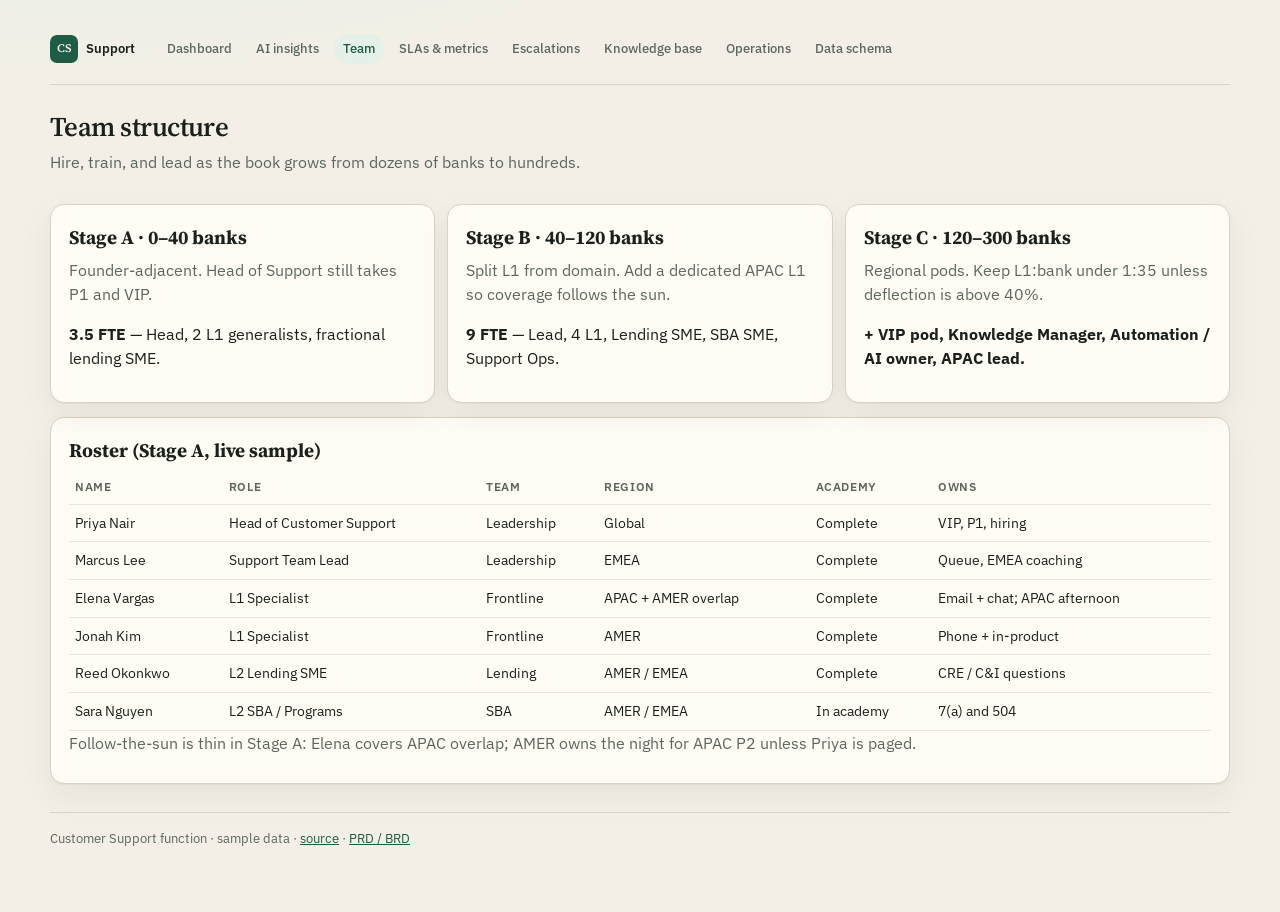
<file: team.html>
<!DOCTYPE html>
<html lang="en">
<head>
  <meta charset="UTF-8" />
  <meta name="viewport" content="width=device-width, initial-scale=1" />
  <title>Support team structure</title>
  <link rel="preconnect" href="https://fonts.googleapis.com" />
  <link rel="preconnect" href="https://fonts.gstatic.com" crossorigin />
  <link href="https://fonts.googleapis.com/css2?family=IBM+Plex+Sans:wght@400;500;600&family=Source+Serif+4:opsz,wght@8..60,500;8..60,600&display=swap" rel="stylesheet" />
  <link rel="stylesheet" href="assets/styles.css" />
</head>
<body>
  <div class="wrap">
    <header class="top">
      <div>
        <h1>Team structure</h1>
        <p class="subtitle">Hire, train, and lead as the book grows from dozens of banks to hundreds.</p>
      </div>
    </header>
    <section class="cards">
      <article class="panel"><h2>Stage A · 0–40 banks</h2><p class="lead">Founder-adjacent. Head of Support still takes P1 and VIP.</p><p><strong>3.5 FTE</strong> — Head, 2 L1 generalists, fractional lending SME.</p></article>
      <article class="panel"><h2>Stage B · 40–120 banks</h2><p class="lead">Split L1 from domain. Add a dedicated APAC L1 so coverage follows the sun.</p><p><strong>9 FTE</strong> — Lead, 4 L1, Lending SME, SBA SME, Support Ops.</p></article>
      <article class="panel"><h2>Stage C · 120–300 banks</h2><p class="lead">Regional pods. Keep L1:bank under 1:35 unless deflection is above 40%.</p><p><strong>+ VIP pod, Knowledge Manager, Automation / AI owner, APAC lead.</strong></p></article>
    </section>
    <article class="panel">
      <h2>Roster (Stage A, live sample)</h2>
      <table>
        <thead><tr><th>Name</th><th>Role</th><th>Team</th><th>Region</th><th>Academy</th><th>Owns</th></tr></thead>
        <tbody>
          <tr><td>Priya Nair</td><td>Head of Customer Support</td><td>Leadership</td><td>Global</td><td>Complete</td><td>VIP, P1, hiring</td></tr>
          <tr><td>Marcus Lee</td><td>Support Team Lead</td><td>Leadership</td><td>EMEA</td><td>Complete</td><td>Queue, EMEA coaching</td></tr>
          <tr><td>Elena Vargas</td><td>L1 Specialist</td><td>Frontline</td><td>APAC + AMER overlap</td><td>Complete</td><td>Email + chat; APAC afternoon</td></tr>
          <tr><td>Jonah Kim</td><td>L1 Specialist</td><td>Frontline</td><td>AMER</td><td>Complete</td><td>Phone + in-product</td></tr>
          <tr><td>Reed Okonkwo</td><td>L2 Lending SME</td><td>Lending</td><td>AMER / EMEA</td><td>Complete</td><td>CRE / C&amp;I questions</td></tr>
          <tr><td>Sara Nguyen</td><td>L2 SBA / Programs</td><td>SBA</td><td>AMER / EMEA</td><td>In academy</td><td>7(a) and 504</td></tr>
        </tbody>
      </table>
      <p class="lead">Follow-the-sun is thin in Stage A: Elena covers APAC overlap; AMER owns the night for APAC P2 unless Priya is paged.</p>
    </article>
  </div>
  <script src="assets/nav.js"></script>
</body>
</html>
</file>
<file: assets/styles.css>
:root {
  --ink: #1a211c;
  --muted: #5c675f;
  --line: #d8d2c4;
  --paper: #f3efe6;
  --card: #fffcf6;
  --forest: #1f5c45;
  --forest-soft: #e4f0e8;
  --amber: #9a5b12;
  --amber-soft: #f7ead4;
  --rose: #9b2c2c;
  --rose-soft: #f6e2e0;
  --shadow: 0 1px 0 rgba(26, 33, 28, 0.04), 0 12px 32px rgba(26, 33, 28, 0.06);
}
* { box-sizing: border-box; }
html, body { margin: 0; padding: 0; }
body {
  font-family: "IBM Plex Sans", "Segoe UI", sans-serif;
  background: radial-gradient(900px 280px at 10% -10%, #e7efe8 0%, transparent 60%), var(--paper);
  color: var(--ink);
  line-height: 1.5;
}
.wrap { width: min(1180px, calc(100% - 32px)); margin: 0 auto; padding: 20px 0 64px; }
nav.site { display: flex; flex-wrap: wrap; gap: 8px 6px; align-items: center; padding: 10px 0 16px; border-bottom: 1px solid var(--line); margin-bottom: 22px; }
nav.site a { color: var(--muted); text-decoration: none; font-size: 0.82rem; font-weight: 500; padding: 5px 9px; border-radius: 999px; }
nav.site a:hover, nav.site a.active { background: var(--forest-soft); color: var(--forest); }
nav.site .brand-link { display: flex; align-items: center; gap: 8px; color: var(--ink); font-weight: 600; margin-right: 8px; padding-left: 0; }
.mark { width: 28px; height: 28px; border-radius: 7px; background: var(--forest); color: #f7f3ea; display: grid; place-items: center; font-family: "Source Serif 4", Georgia, serif; font-size: 0.72rem; font-weight: 600; }
header.top { display: flex; justify-content: space-between; align-items: flex-end; gap: 20px; padding-bottom: 18px; }
h1 { font-family: "Source Serif 4", Georgia, serif; font-size: 1.7rem; font-weight: 600; letter-spacing: -0.02em; margin: 0 0 2px; }
h2 { font-family: "Source Serif 4", Georgia, serif; font-size: 1.2rem; margin: 0 0 6px; }
h3 { font-size: 0.95rem; margin: 0 0 6px; }
.subtitle, .lead { margin: 0 0 12px; color: var(--muted); }
.period { text-align: right; color: var(--muted); font-size: 0.88rem; }
.period strong { display: block; color: var(--ink); }
.badge { display: inline-block; margin-top: 6px; padding: 2px 8px; border-radius: 999px; background: var(--amber-soft); color: var(--amber); font-size: 0.72rem; font-weight: 600; letter-spacing: 0.04em; text-transform: uppercase; }
.kpis { display: grid; grid-template-columns: repeat(4, 1fr); gap: 12px; margin: 8px 0 16px; }
.kpi, .panel { background: var(--card); border: 1px solid var(--line); border-radius: 14px; box-shadow: var(--shadow); }
.kpi { padding: 14px; min-width: 0; }
.panel { padding: 18px 18px 16px; margin-bottom: 14px; }
.kpi .label { font-size: 0.72rem; letter-spacing: 0.06em; text-transform: uppercase; color: var(--muted); font-weight: 600; }
.kpi .value { font-family: "Source Serif 4", Georgia, serif; font-size: 1.7rem; font-weight: 600; letter-spacing: -0.03em; margin: 6px 0 4px; }
.kpi .meta { font-size: 0.8rem; color: var(--muted); }
.status-pill { display: inline-block; padding: 1px 7px; border-radius: 999px; font-size: 0.7rem; font-weight: 600; letter-spacing: 0.03em; text-transform: uppercase; }
.status-pill.on { background: var(--forest-soft); color: var(--forest); }
.status-pill.watch { background: var(--amber-soft); color: var(--amber); }
.status-pill.off { background: var(--rose-soft); color: var(--rose); }
.grid-2 { display: grid; grid-template-columns: 1.1fr 0.9fr; gap: 14px; }
.row { display: grid; grid-template-columns: minmax(140px, 0.95fr) 1.4fr 48px; gap: 10px; align-items: center; margin-bottom: 10px; }
.bar { height: 9px; background: #ece6d8; border-radius: 99px; overflow: hidden; }
.bar > span { display: block; height: 100%; border-radius: inherit; background: var(--forest); }
.bar > span.warn { background: var(--amber); }
.bar > span.bad { background: var(--rose); }
.stat-split { display: grid; grid-template-columns: repeat(3, 1fr); gap: 8px; margin-bottom: 14px; }
.stat { background: #f7f3ea; border-radius: 10px; padding: 10px; }
.stat b { display: block; font-size: 1.2rem; }
.stat span { color: var(--muted); font-size: 0.76rem; }
table { width: 100%; border-collapse: collapse; font-size: 0.86rem; }
th, td { text-align: left; padding: 8px 6px; border-bottom: 1px solid #ece6d8; vertical-align: top; }
th { color: var(--muted); font-size: 0.72rem; letter-spacing: 0.05em; text-transform: uppercase; font-weight: 600; }
.mw, .path-step { display: flex; gap: 12px; padding: 10px 0; border-bottom: 1px solid #ece6d8; }
.mw:last-child, .path-step:last-child { border-bottom: 0; }
.when { min-width: 92px; font-size: 0.78rem; color: var(--muted); }
.when b { display: block; color: var(--ink); font-size: 0.88rem; }
.cards { display: grid; grid-template-columns: repeat(3, 1fr); gap: 12px; }
.faq details { border-bottom: 1px solid #ece6d8; padding: 10px 0; }
.faq summary { cursor: pointer; font-weight: 600; }
.faq p { margin: 8px 0 0; color: var(--muted); }
.flow { font-family: ui-monospace, "Cascadia Mono", Consolas, monospace; font-size: 0.8rem; background: #f7f3ea; border-radius: 10px; padding: 14px 16px; overflow-x: auto; white-space: pre; }
footer.site { margin-top: 28px; padding-top: 16px; border-top: 1px solid var(--line); color: var(--muted); font-size: 0.8rem; }
footer.site a { color: var(--forest); }
.briefing { border-left: 4px solid var(--forest); }
.chips { display: flex; flex-wrap: wrap; gap: 8px; margin: 10px 0 0; }
.chip { border: 1px solid var(--line); background: #fff; color: var(--ink); border-radius: 999px; padding: 6px 12px; font: inherit; font-size: 0.82rem; cursor: pointer; text-decoration: none; display: inline-block; }
.chip:hover, .chip.on { border-color: var(--forest); background: var(--forest-soft); color: var(--forest); }
.customer-list { display: flex; flex-direction: column; gap: 10px; }
.customer-card { border: 1px solid var(--line); border-radius: 12px; padding: 12px; cursor: pointer; background: #fff; }
.customer-card.on { border-color: var(--forest); box-shadow: var(--shadow); }
.customer-card h3 { margin: 0 0 4px; }
.customer-card p { margin: 0; color: var(--muted); font-size: 0.84rem; }
.chat { display: flex; flex-direction: column; min-height: 360px; }
.chat-log { flex: 1; max-height: 320px; overflow-y: auto; padding: 4px 0 12px; }
.bubble { max-width: 92%; margin: 8px 0; padding: 10px 12px; border-radius: 12px; font-size: 0.9rem; }
.bubble.user { margin-left: auto; background: var(--forest); color: #f7f3ea; }
.bubble.bot { background: #f7f3ea; }
.bubble .cite { display: block; margin-top: 6px; font-size: 0.74rem; color: var(--muted); }
.chat-form { display: flex; gap: 8px; }
.chat-form input { flex: 1; border: 1px solid var(--line); border-radius: 10px; padding: 10px 12px; font: inherit; }
.chat-form button, .fb button { border: 0; background: var(--forest); color: #f7f3ea; border-radius: 10px; padding: 10px 14px; font: inherit; font-weight: 600; cursor: pointer; }
.fb { display: flex; flex-wrap: wrap; gap: 8px; align-items: center; margin-top: 10px; }
.fb button.ghost { background: #fff; color: var(--ink); border: 1px solid var(--line); }
.actions li { margin-bottom: 8px; }
@media (max-width: 980px) {
  .kpis, .cards, .grid-2 { grid-template-columns: 1fr; }
  header.top { flex-direction: column; align-items: flex-start; }
  .period { text-align: left; }
}
</file>
